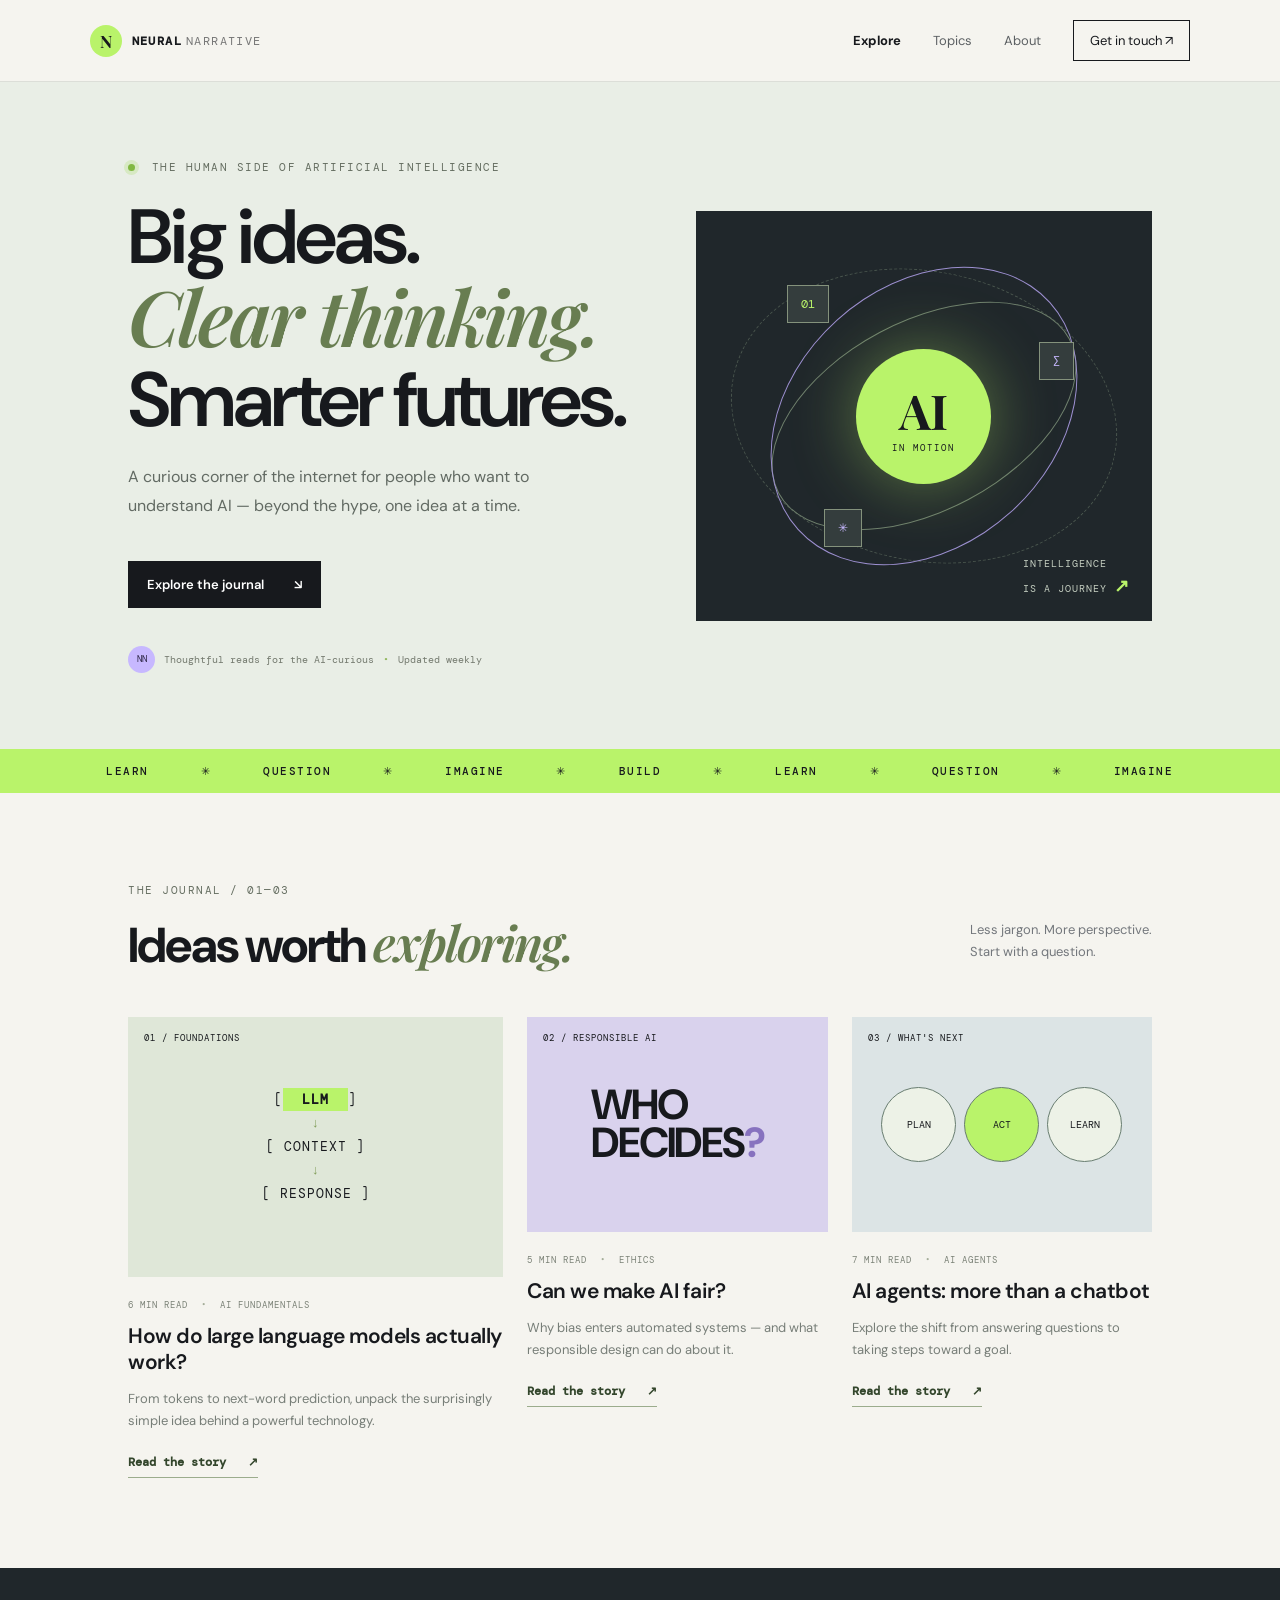
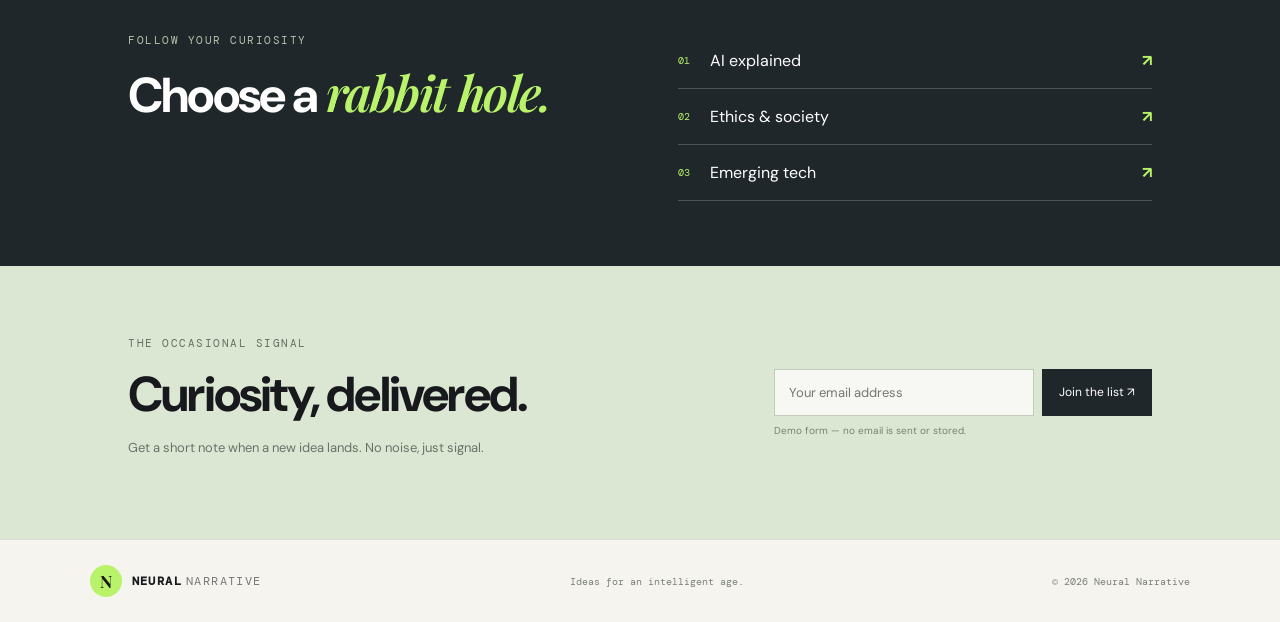
<file: index.html>
<!DOCTYPE html>
<html lang="en">
<head>
  <meta charset="UTF-8"><meta name="viewport" content="width=device-width, initial-scale=1.0">
  <meta name="description" content="Neural Narrative — clear, curious writing about artificial intelligence.">
  <title>Neural Narrative | Understand What's Next</title>
  <link rel="stylesheet" href="assets/css/style.css">
  <script defer src="assets/js/main.js"></script>
</head>
<body>
<header class="topbar">
  <a class="brand" href="index.html"><span class="brand-mark">N</span><span>NEURAL<span class="brand-light">NARRATIVE</span></span></a>
  <nav id="nav"><a class="active" href="index.html">Explore</a><a href="#topics">Topics</a><a href="about.html">About</a><a class="nav-cta" href="contact.html">Get in touch ↗</a></nav>
  <button class="menu" id="menu" aria-label="Toggle navigation">☰</button>
</header>
<main>
  <section class="hero">
    <div class="hero-copy">
      <div class="eyebrow"><span class="pulse"></span> THE HUMAN SIDE OF ARTIFICIAL INTELLIGENCE</div>
      <h1>Big ideas.<br><em>Clear thinking.</em><br>Smarter futures.</h1>
      <p class="hero-desc">A curious corner of the internet for people who want to understand AI — beyond the hype, one idea at a time.</p>
      <a class="primary-btn" href="#latest">Explore the journal <span>↘</span></a>
      <div class="hero-note"><span class="mini-avatar">NN</span><span>Thoughtful reads for the AI-curious</span><span class="note-dot">•</span><span>Updated weekly</span></div>
    </div>
    <div class="hero-art" aria-label="Abstract AI-inspired illustration">
      <div class="orbit orbit-one"></div><div class="orbit orbit-two"></div><div class="orbit orbit-three"></div>
      <div class="core"><span>AI</span><small>IN MOTION</small></div>
      <span class="node node-a">01</span><span class="node node-b">∑</span><span class="node node-c">✳</span>
      <div class="art-label">INTELLIGENCE<br>IS A JOURNEY <b>↗</b></div>
    </div>
  </section>
  <section class="ticker"><span>LEARN</span> ✳ <span>QUESTION</span> ✳ <span>IMAGINE</span> ✳ <span>BUILD</span> ✳ <span>LEARN</span> ✳ <span>QUESTION</span> ✳ <span>IMAGINE</span></section>
  <section class="section" id="latest">
    <div class="section-head"><div><div class="eyebrow">THE JOURNAL / 01—03</div><h2>Ideas worth <em>exploring.</em></h2></div><p>Less jargon. More perspective.<br>Start with a question.</p></div>
    <div class="feature-grid">
      <article class="feature feature-main"><div class="feature-visual visual-llm"><span class="visual-tag">01 / FOUNDATIONS</span><div class="stack">[<b> LLM </b>]<br><span>↓</span><br>[ CONTEXT ]<br><span>↓</span><br>[ RESPONSE ]</div></div><div class="article-meta">6 MIN READ <span>•</span> AI FUNDAMENTALS</div><h3>How do large language models actually work?</h3><p>From tokens to next-word prediction, unpack the surprisingly simple idea behind a powerful technology.</p><a class="read-link" href="articles/how-llms-work.html">Read the story <span>↗</span></a></article>
      <article class="feature"><div class="feature-visual visual-ethics"><span class="visual-tag">02 / RESPONSIBLE AI</span><div class="ethics-word">WHO<br>DECIDES<span>?</span></div></div><div class="article-meta">5 MIN READ <span>•</span> ETHICS</div><h3>Can we make AI fair?</h3><p>Why bias enters automated systems — and what responsible design can do about it.</p><a class="read-link" href="articles/fair-ai.html">Read the story <span>↗</span></a></article>
      <article class="feature"><div class="feature-visual visual-agents"><span class="visual-tag">03 / WHAT'S NEXT</span><div class="agent-circles"><i>PLAN</i><i>ACT</i><i>LEARN</i></div></div><div class="article-meta">7 MIN READ <span>•</span> AI AGENTS</div><h3>AI agents: more than a chatbot</h3><p>Explore the shift from answering questions to taking steps toward a goal.</p><a class="read-link" href="articles/ai-agents.html">Read the story <span>↗</span></a></article>
    </div>
  </section>
  <section class="topics" id="topics"><div><div class="eyebrow">FOLLOW YOUR CURIOSITY</div><h2>Choose a <em>rabbit hole.</em></h2></div><div class="topic-list"><a href="#latest"><span>01</span> AI explained <b>↗</b></a><a href="articles/fair-ai.html"><span>02</span> Ethics & society <b>↗</b></a><a href="articles/ai-agents.html"><span>03</span> Emerging tech <b>↗</b></a></div></section>
  <section class="newsletter"><div><div class="eyebrow">THE OCCASIONAL SIGNAL</div><h2>Curiosity, delivered.</h2><p>Get a short note when a new idea lands. No noise, just signal.</p></div><form id="newsletter"><input type="email" placeholder="Your email address" required><button type="submit">Join the list ↗</button><small id="newsletter-msg">Demo form — no email is sent or stored.</small></form></section>
</main>
<footer><a class="brand" href="index.html"><span class="brand-mark">N</span><span>NEURAL<span class="brand-light">NARRATIVE</span></span></a><span>Ideas for an intelligent age.</span><span>© 2026 Neural Narrative</span></footer>
</body></html>
</file>
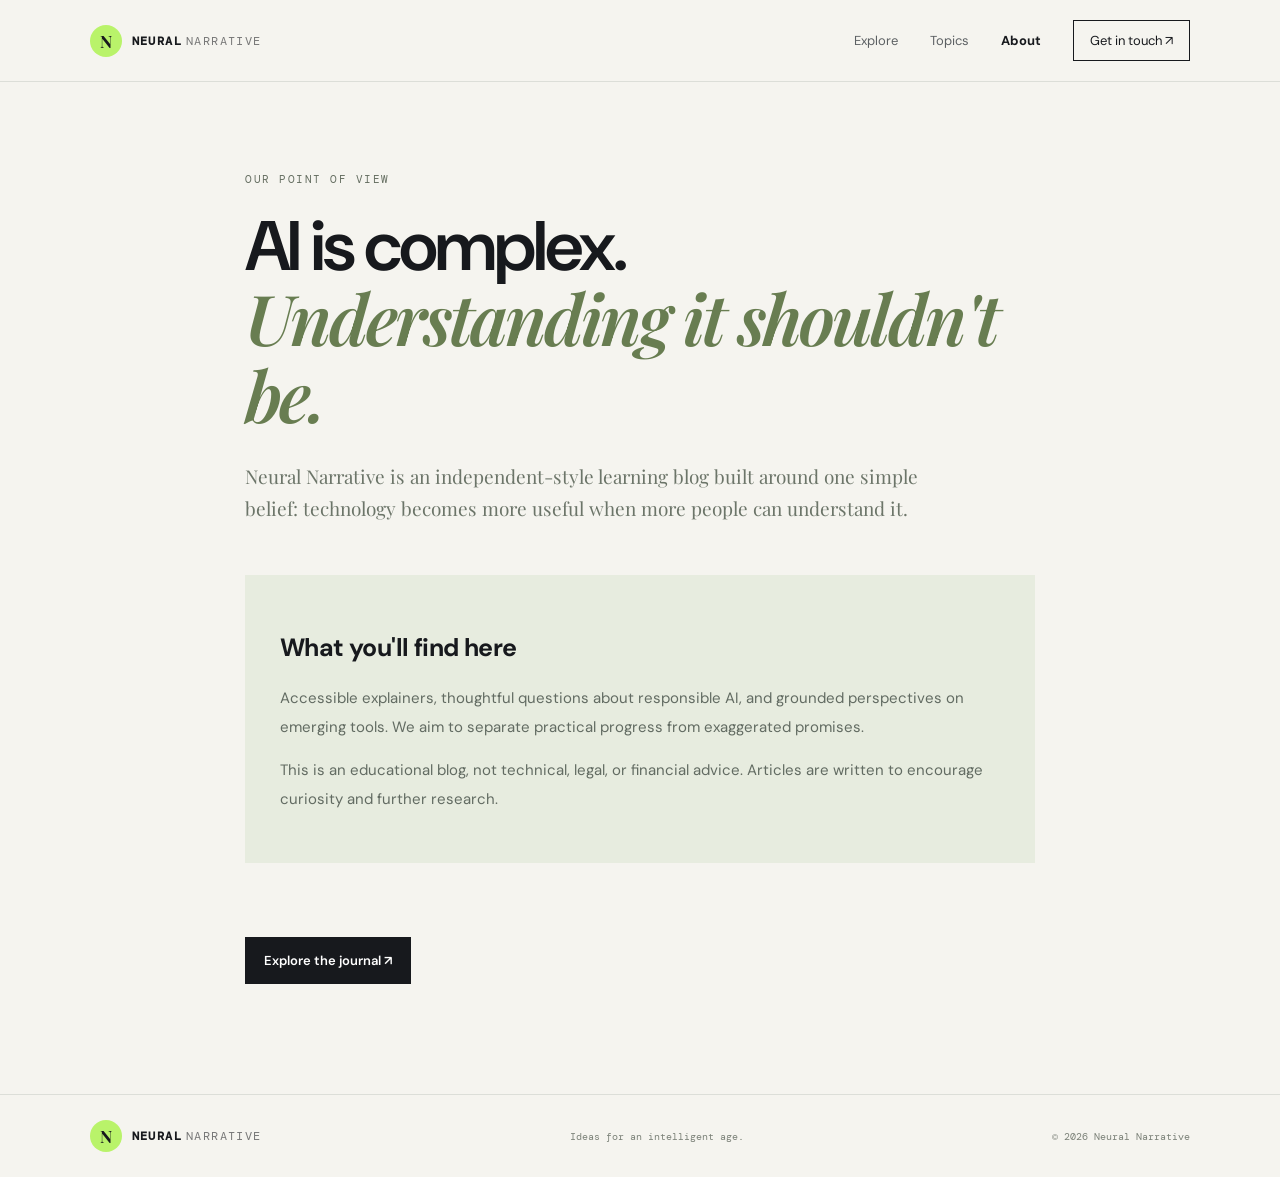
<file: about.html>
<!DOCTYPE html><html lang="en"><head><meta charset="UTF-8"><meta name="viewport" content="width=device-width,initial-scale=1"><title>About | Neural Narrative</title><link rel="stylesheet" href="assets/css/style.css"></head><body><header class="topbar"><a class="brand" href="index.html"><span class="brand-mark">N</span><span>NEURAL<span class="brand-light">NARRATIVE</span></span></a><nav><a href="index.html">Explore</a><a href="index.html#topics">Topics</a><a class="active" href="about.html">About</a><a class="nav-cta" href="contact.html">Get in touch ↗</a></nav></header><main class="plain-page"><div class="eyebrow">OUR POINT OF VIEW</div><h1>AI is complex.<br><em>Understanding it shouldn't be.</em></h1><p class="lead">Neural Narrative is an independent-style learning blog built around one simple belief: technology becomes more useful when more people can understand it.</p><div class="about-panel"><h2>What you'll find here</h2><p>Accessible explainers, thoughtful questions about responsible AI, and grounded perspectives on emerging tools. We aim to separate practical progress from exaggerated promises.</p><p>This is an educational blog, not technical, legal, or financial advice. Articles are written to encourage curiosity and further research.</p></div><a class="primary-btn" href="index.html#latest">Explore the journal ↗</a></main><footer><a class="brand" href="index.html"><span class="brand-mark">N</span><span>NEURAL<span class="brand-light">NARRATIVE</span></span></a><span>Ideas for an intelligent age.</span><span>© 2026 Neural Narrative</span></footer></body></html>
</file>
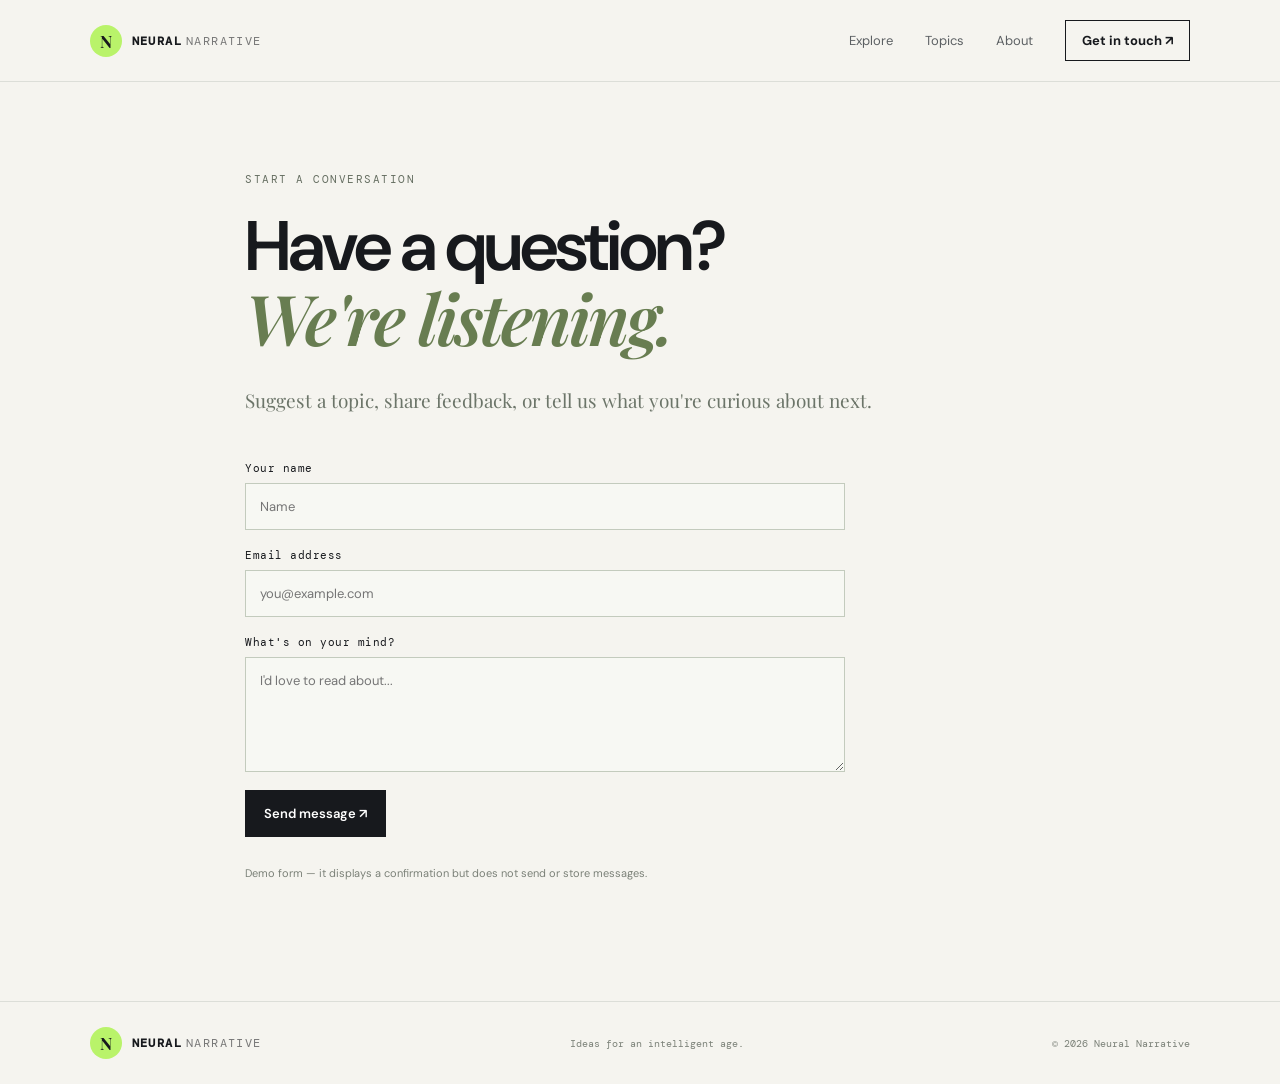
<file: contact.html>
<!DOCTYPE html><html lang="en"><head><meta charset="UTF-8"><meta name="viewport" content="width=device-width,initial-scale=1"><title>Contact | Neural Narrative</title><link rel="stylesheet" href="assets/css/style.css"><script defer src="assets/js/main.js"></script></head><body><header class="topbar"><a class="brand" href="index.html"><span class="brand-mark">N</span><span>NEURAL<span class="brand-light">NARRATIVE</span></span></a><nav><a href="index.html">Explore</a><a href="index.html#topics">Topics</a><a href="about.html">About</a><a class="nav-cta active" href="contact.html">Get in touch ↗</a></nav></header><main class="plain-page"><div class="eyebrow">START A CONVERSATION</div><h1>Have a question?<br><em>We're listening.</em></h1><p class="lead">Suggest a topic, share feedback, or tell us what you're curious about next.</p><form class="contact-form" id="contact-form"><label>Your name<input required placeholder="Name"></label><label>Email address<input type="email" required placeholder="you@example.com"></label><label>What's on your mind?<textarea rows="5" required placeholder="I'd love to read about..."></textarea></label><button class="primary-btn" type="submit">Send message ↗</button><p id="contact-msg" class="form-note">Demo form — it displays a confirmation but does not send or store messages.</p></form></main><footer><a class="brand" href="index.html"><span class="brand-mark">N</span><span>NEURAL<span class="brand-light">NARRATIVE</span></span></a><span>Ideas for an intelligent age.</span><span>© 2026 Neural Narrative</span></footer></body></html>
</file>
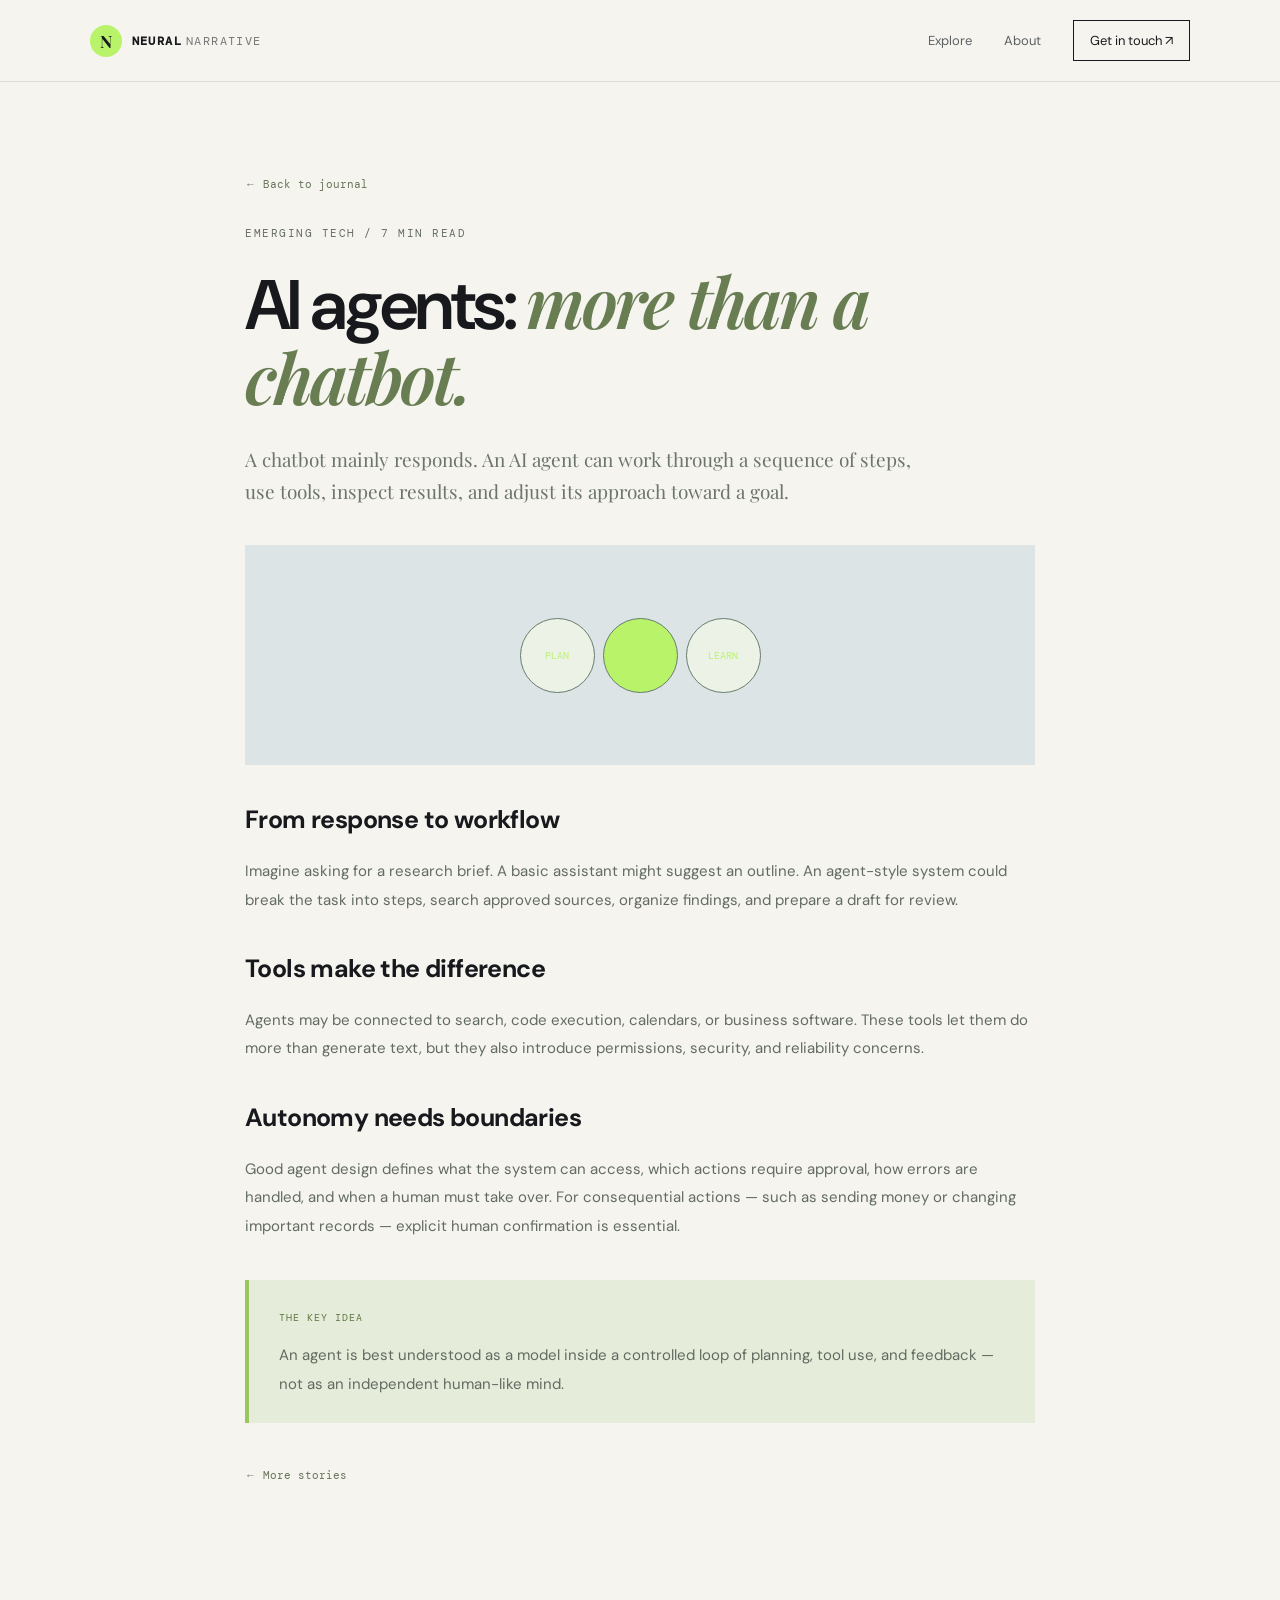
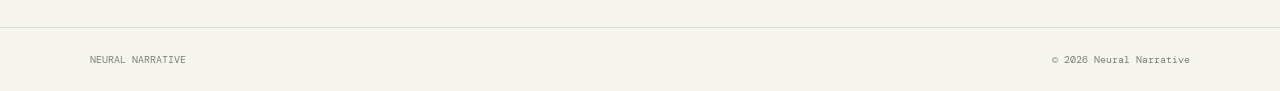
<file: articles/ai-agents.html>
<!DOCTYPE html><html lang="en"><head><meta charset="UTF-8"><meta name="viewport" content="width=device-width,initial-scale=1"><title>AI Agents | Neural Narrative</title><link rel="stylesheet" href="../assets/css/style.css"></head><body><header class="topbar"><a class="brand" href="../index.html"><span class="brand-mark">N</span><span>NEURAL<span class="brand-light">NARRATIVE</span></span></a><nav><a href="../index.html">Explore</a><a href="../about.html">About</a><a class="nav-cta" href="../contact.html">Get in touch ↗</a></nav></header><main class="article-page"><a class="back" href="../index.html">← Back to journal</a><div class="eyebrow">EMERGING TECH / 7 MIN READ</div><h1>AI agents: <em>more than a chatbot.</em></h1><p class="lead">A chatbot mainly responds. An AI agent can work through a sequence of steps, use tools, inspect results, and adjust its approach toward a goal.</p><div class="article-art agent-art"><div class="agent-circles"><i>PLAN</i><i>ACT</i><i>LEARN</i></div></div><h2>From response to workflow</h2><p>Imagine asking for a research brief. A basic assistant might suggest an outline. An agent-style system could break the task into steps, search approved sources, organize findings, and prepare a draft for review.</p><h2>Tools make the difference</h2><p>Agents may be connected to search, code execution, calendars, or business software. These tools let them do more than generate text, but they also introduce permissions, security, and reliability concerns.</p><h2>Autonomy needs boundaries</h2><p>Good agent design defines what the system can access, which actions require approval, how errors are handled, and when a human must take over. For consequential actions — such as sending money or changing important records — explicit human confirmation is essential.</p><div class="takeaway"><b>THE KEY IDEA</b><p>An agent is best understood as a model inside a controlled loop of planning, tool use, and feedback — not as an independent human-like mind.</p></div><a class="back" href="../index.html">← More stories</a></main><footer><span>NEURAL NARRATIVE</span><span>© 2026 Neural Narrative</span></footer></body></html>
</file>
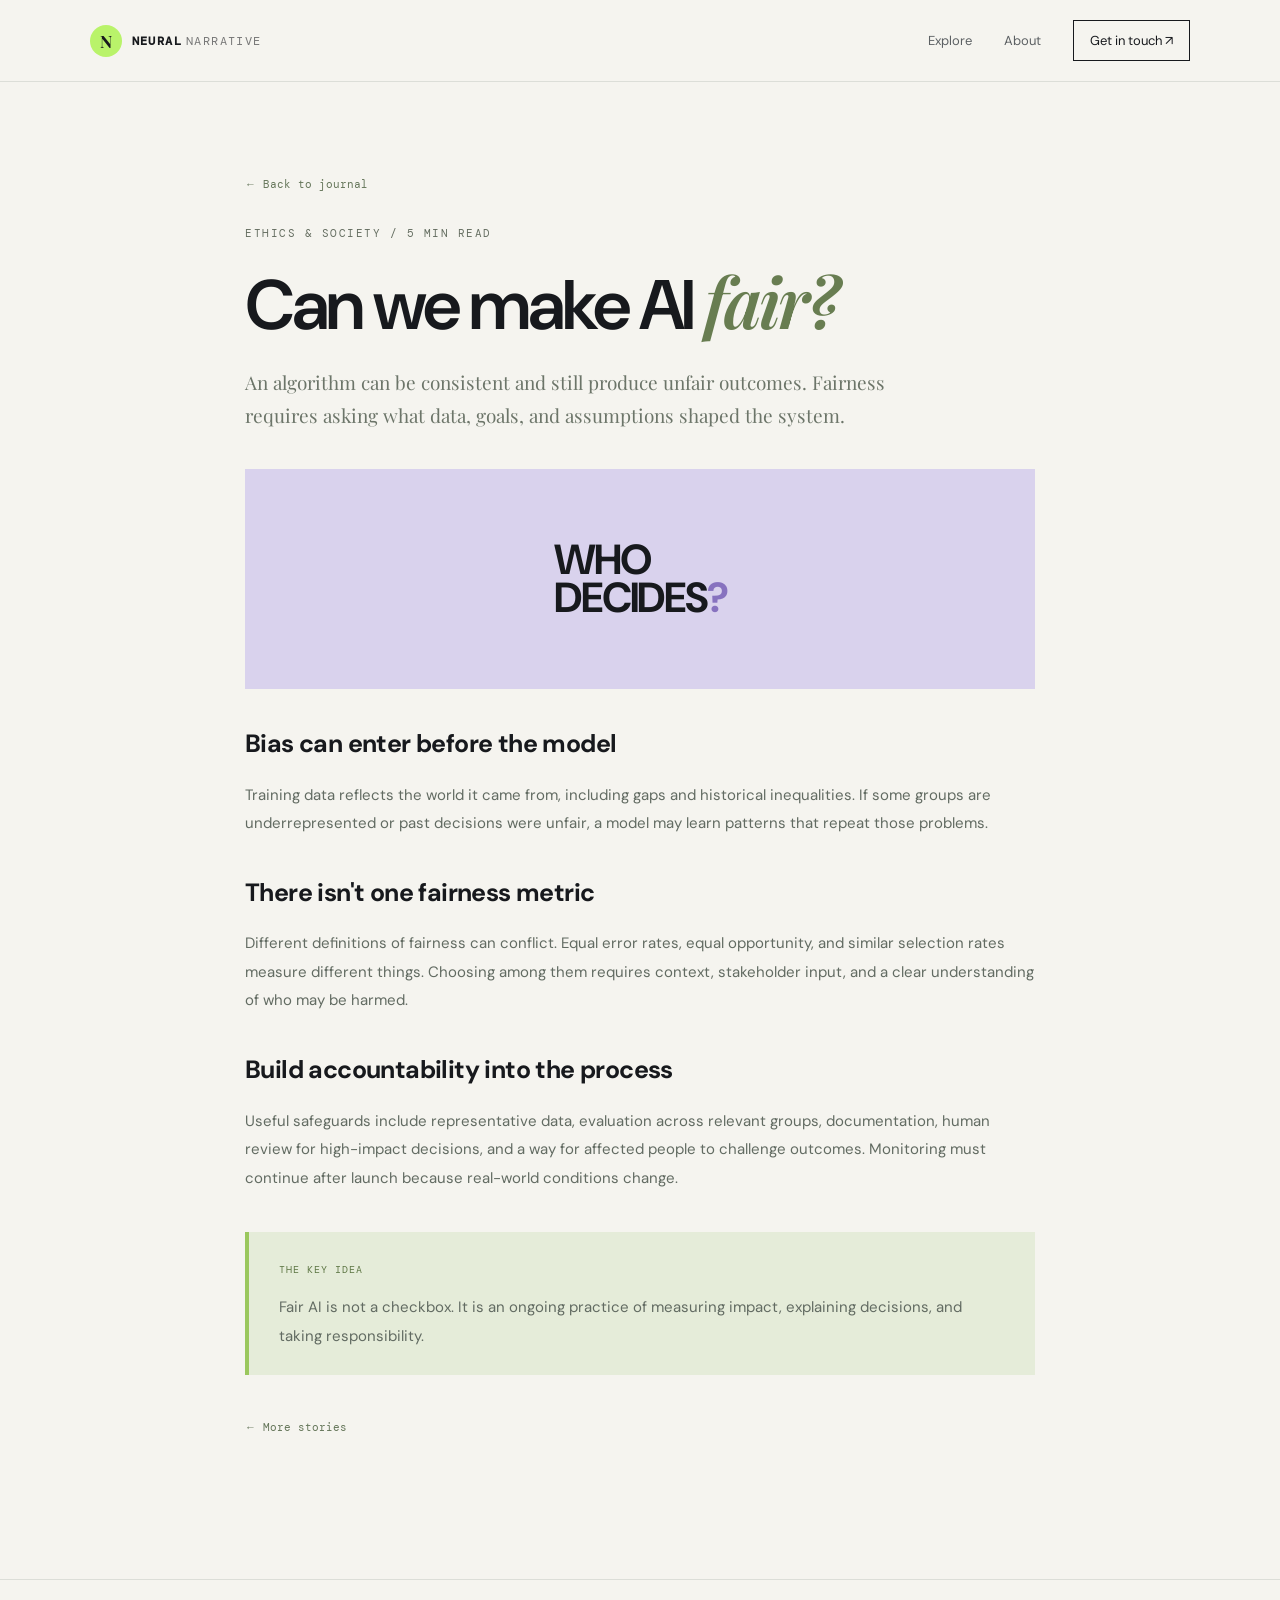
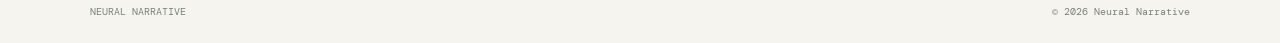
<file: articles/fair-ai.html>
<!DOCTYPE html><html lang="en"><head><meta charset="UTF-8"><meta name="viewport" content="width=device-width,initial-scale=1"><title>Can We Make AI Fair? | Neural Narrative</title><link rel="stylesheet" href="../assets/css/style.css"></head><body><header class="topbar"><a class="brand" href="../index.html"><span class="brand-mark">N</span><span>NEURAL<span class="brand-light">NARRATIVE</span></span></a><nav><a href="../index.html">Explore</a><a href="../about.html">About</a><a class="nav-cta" href="../contact.html">Get in touch ↗</a></nav></header><main class="article-page"><a class="back" href="../index.html">← Back to journal</a><div class="eyebrow">ETHICS & SOCIETY / 5 MIN READ</div><h1>Can we make AI <em>fair?</em></h1><p class="lead">An algorithm can be consistent and still produce unfair outcomes. Fairness requires asking what data, goals, and assumptions shaped the system.</p><div class="article-art ethics-art"><div class="ethics-word">WHO<br>DECIDES<span>?</span></div></div><h2>Bias can enter before the model</h2><p>Training data reflects the world it came from, including gaps and historical inequalities. If some groups are underrepresented or past decisions were unfair, a model may learn patterns that repeat those problems.</p><h2>There isn't one fairness metric</h2><p>Different definitions of fairness can conflict. Equal error rates, equal opportunity, and similar selection rates measure different things. Choosing among them requires context, stakeholder input, and a clear understanding of who may be harmed.</p><h2>Build accountability into the process</h2><p>Useful safeguards include representative data, evaluation across relevant groups, documentation, human review for high-impact decisions, and a way for affected people to challenge outcomes. Monitoring must continue after launch because real-world conditions change.</p><div class="takeaway"><b>THE KEY IDEA</b><p>Fair AI is not a checkbox. It is an ongoing practice of measuring impact, explaining decisions, and taking responsibility.</p></div><a class="back" href="../index.html">← More stories</a></main><footer><span>NEURAL NARRATIVE</span><span>© 2026 Neural Narrative</span></footer></body></html>
</file>
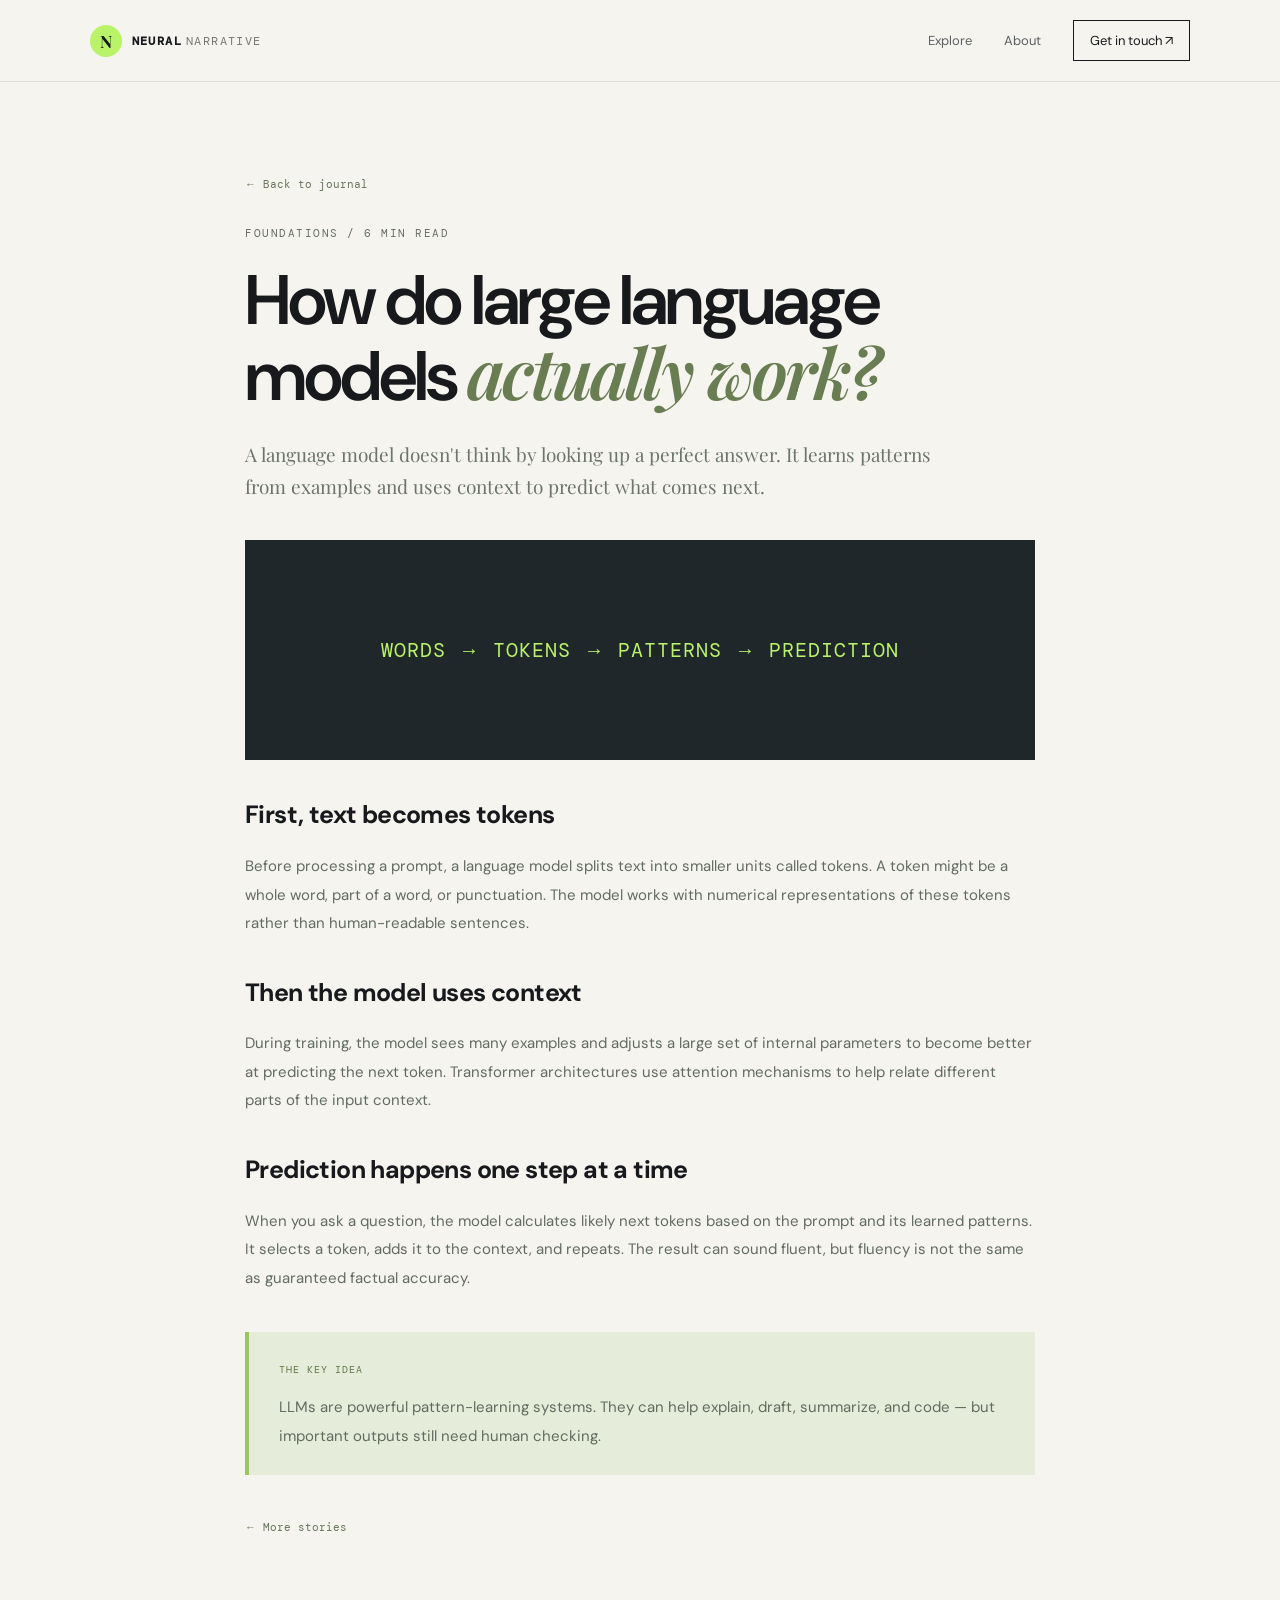
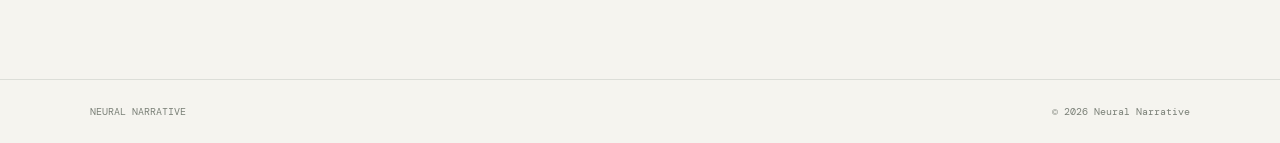
<file: articles/how-llms-work.html>
<!DOCTYPE html><html lang="en"><head><meta charset="UTF-8"><meta name="viewport" content="width=device-width,initial-scale=1"><title>How LLMs Work | Neural Narrative</title><link rel="stylesheet" href="../assets/css/style.css"></head><body><header class="topbar"><a class="brand" href="../index.html"><span class="brand-mark">N</span><span>NEURAL<span class="brand-light">NARRATIVE</span></span></a><nav><a href="../index.html">Explore</a><a href="../about.html">About</a><a class="nav-cta" href="../contact.html">Get in touch ↗</a></nav></header><main class="article-page"><a class="back" href="../index.html">← Back to journal</a><div class="eyebrow">FOUNDATIONS / 6 MIN READ</div><h1>How do large language models <em>actually work?</em></h1><p class="lead">A language model doesn't think by looking up a perfect answer. It learns patterns from examples and uses context to predict what comes next.</p><div class="article-art"><div class="stack">WORDS → TOKENS → PATTERNS → PREDICTION</div></div><h2>First, text becomes tokens</h2><p>Before processing a prompt, a language model splits text into smaller units called tokens. A token might be a whole word, part of a word, or punctuation. The model works with numerical representations of these tokens rather than human-readable sentences.</p><h2>Then the model uses context</h2><p>During training, the model sees many examples and adjusts a large set of internal parameters to become better at predicting the next token. Transformer architectures use attention mechanisms to help relate different parts of the input context.</p><h2>Prediction happens one step at a time</h2><p>When you ask a question, the model calculates likely next tokens based on the prompt and its learned patterns. It selects a token, adds it to the context, and repeats. The result can sound fluent, but fluency is not the same as guaranteed factual accuracy.</p><div class="takeaway"><b>THE KEY IDEA</b><p>LLMs are powerful pattern-learning systems. They can help explain, draft, summarize, and code — but important outputs still need human checking.</p></div><a class="back" href="../index.html">← More stories</a></main><footer><span>NEURAL NARRATIVE</span><span>© 2026 Neural Narrative</span></footer></body></html>
</file>
<file: assets/css/style.css>
@import url('https://fonts.googleapis.com/css2?family=DM+Mono:wght@400;500&family=DM+Sans:wght@400;500;600;700&family=Playfair+Display:ital,wght@0,600;0,700;1,600;1,700&display=swap');
:root{--bg:#f5f4ef;--ink:#17191d;--muted:#73777c;--line:#dcded8;--green:#b9f36a;--dark:#171c20;--purple:#c7b8ff}*{box-sizing:border-box}html{scroll-behavior:smooth}body{margin:0;background:var(--bg);color:var(--ink);font-family:'DM Sans',sans-serif}.topbar{height:82px;padding:0 7vw;display:flex;align-items:center;justify-content:space-between;border-bottom:1px solid var(--line)}.brand{display:flex;align-items:center;gap:10px;text-decoration:none;color:var(--ink);font:700 12px 'DM Mono',monospace;letter-spacing:1.4px}.brand-mark{display:grid;place-items:center;width:32px;height:32px;border-radius:50%;background:var(--green);font:700 17px 'Playfair Display';letter-spacing:0}.brand-light{font-weight:400;color:#777;margin-left:4px}.topbar nav{display:flex;align-items:center;gap:32px}.topbar nav a{font-size:13px;text-decoration:none;color:#5c6063}.topbar nav a.active{color:var(--ink);font-weight:700}.topbar nav .nav-cta{border:1px solid var(--ink);padding:11px 16px;color:var(--ink)}.menu{display:none;background:none;border:0;font-size:23px}.hero{padding:78px 10vw 76px;display:grid;grid-template-columns:1.05fr .95fr;align-items:center;gap:5vw;background:#e9eee6}.eyebrow{font:11px 'DM Mono',monospace;letter-spacing:1.5px;color:#656e61}.pulse{display:inline-block;width:7px;height:7px;border-radius:50%;background:#81b842;margin-right:8px;box-shadow:0 0 0 4px #d7e9c3}.hero h1,.plain-page h1,.article-page h1{font-size:clamp(48px,6vw,82px);line-height:1.02;letter-spacing:-3px;margin:24px 0;font-weight:600}.hero h1 em,.section h2 em,.topics h2 em,.plain-page h1 em,.article-page h1 em{font-family:'Playfair Display',serif;font-weight:600;color:#687d51}.hero-desc{max-width:440px;color:#626a63;font-size:16px;line-height:1.8}.primary-btn{display:inline-flex;gap:30px;align-items:center;margin-top:24px;padding:15px 19px;background:var(--ink);color:white;text-decoration:none;border:0;font:600 13px 'DM Sans';cursor:pointer}.hero-note{display:flex;align-items:center;gap:9px;margin-top:38px;color:#73796e;font:10px 'DM Mono'}.mini-avatar{width:27px;height:27px;border-radius:50%;display:grid;place-items:center;background:var(--purple);color:#2c2545;font-size:9px}.note-dot{color:#91b85d}.hero-art{height:410px;position:relative;display:grid;place-items:center;background:#20272b;overflow:hidden}.orbit{position:absolute;border:1px solid #6f806d;border-radius:50%;transform:rotate(-28deg)}.orbit-one{width:330px;height:190px}.orbit-two{width:260px;height:340px;transform:rotate(48deg);border-color:#9c8fd0}.orbit-three{width:390px;height:290px;transform:rotate(12deg);border-style:dashed;opacity:.5}.core{width:135px;height:135px;border-radius:50%;background:var(--green);display:flex;flex-direction:column;justify-content:center;align-items:center;box-shadow:0 0 65px #b9f36a66;z-index:1}.core span{font:700 48px 'Playfair Display'}.core small{font:9px 'DM Mono';letter-spacing:2px}.node{position:absolute;z-index:2;background:#343d3d;color:var(--green);border:1px solid #84927c;padding:10px 13px;font:12px 'DM Mono'}.node-a{top:18%;left:20%}.node-b{right:17%;top:32%;color:var(--purple)}.node-c{bottom:18%;left:28%;color:var(--purple)}.art-label{position:absolute;right:22px;bottom:20px;color:#c5cfc1;font:10px/1.6 'DM Mono';letter-spacing:1px}.art-label b{color:var(--green);font-size:18px}.ticker{background:var(--green);padding:15px 7vw;display:flex;justify-content:space-around;gap:18px;font:11px 'DM Mono';letter-spacing:1.5px}.ticker span{font-weight:500}.section{padding:90px 10vw}.section-head{display:flex;justify-content:space-between;align-items:end;margin-bottom:40px}.section h2,.topics h2,.newsletter h2{font-size:clamp(34px,4vw,49px);letter-spacing:-1.8px;margin:12px 0 0}.section-head>p{font-size:13px;line-height:1.7;color:var(--muted)}.feature-grid{display:grid;grid-template-columns:1.25fr 1fr 1fr;gap:24px}.feature{min-width:0}.feature-visual{height:215px;position:relative;display:grid;place-items:center;overflow:hidden}.feature-main .feature-visual{height:260px}.visual-tag{position:absolute;top:15px;left:16px;font:9px 'DM Mono';letter-spacing:1px}.visual-llm{background:#dfe7d8}.stack{text-align:center;font:13px/1.8 'DM Mono';letter-spacing:1px}.stack b{background:var(--green);padding:3px 10px}.stack span{color:#829e5b}.visual-ethics{background:#d9d2ed}.ethics-word{font:700 42px/.9 'DM Sans';letter-spacing:-2px}.ethics-word span{color:#8772bf}.visual-agents{background:#dce4e5}.agent-circles{display:flex;align-items:center;gap:8px}.agent-circles i{font:10px 'DM Mono';font-style:normal;border:1px solid #687d70;border-radius:50%;width:75px;height:75px;display:grid;place-items:center;background:#edf2e7}.agent-circles i:nth-child(2){background:var(--green)}.article-meta{font:9px 'DM Mono';letter-spacing:1px;color:#7b8277;margin-top:22px}.article-meta span{padding:0 7px;color:#a4ad99}.feature h3{font:600 21px/1.25 'DM Sans';letter-spacing:-.5px;margin:12px 0}.feature p{font-size:13px;line-height:1.7;color:#777e78}.read-link{display:inline-flex;gap:22px;margin-top:9px;text-decoration:none;color:#33462c;font:600 12px 'DM Mono';border-bottom:1px solid #9bac8c;padding-bottom:7px}.topics{padding:65px 10vw;background:#20272b;color:white;display:grid;grid-template-columns:1fr 1fr;gap:6vw}.topics .eyebrow{color:#b5c4ae}.topics h2 em{color:var(--green)}.topic-list a{display:flex;gap:20px;align-items:center;padding:17px 0;border-bottom:1px solid #4c5553;text-decoration:none;color:white;font-size:16px}.topic-list a span{font:10px 'DM Mono';color:var(--green)}.topic-list a b{margin-left:auto;color:var(--green)}.newsletter{padding:70px 10vw;display:flex;justify-content:space-between;align-items:center;gap:40px;background:#dce7d3}.newsletter p{color:#697267;font-size:13px}.newsletter form{display:grid;grid-template-columns:minmax(180px,260px) auto;gap:8px}.newsletter input,.contact-form input,.contact-form textarea{padding:14px;border:1px solid #c3cbbd;background:#f7f8f3;font:13px 'DM Sans';min-width:0}.newsletter button{border:0;background:#20272b;color:white;padding:0 17px;font:12px 'DM Sans';cursor:pointer}.newsletter small{grid-column:1/-1;color:#778071;font-size:10px}footer{padding:25px 7vw;display:flex;justify-content:space-between;align-items:center;border-top:1px solid var(--line);color:#7b8178;font:10px 'DM Mono'}footer .brand{color:var(--ink)}.plain-page,.article-page{max-width:850px;margin:auto;padding:90px 30px 110px}.plain-page h1,.article-page h1{font-size:clamp(43px,6vw,70px);margin:25px 0}.lead{font:19px/1.7 'Playfair Display';color:#6c7569;max-width:700px}.about-panel{margin:50px 0;padding:35px;background:#e7ecdf}.about-panel h2,.article-page h2{font-size:25px;letter-spacing:-.6px}.about-panel p,.article-page p:not(.lead){color:#626b62;line-height:1.9;font-size:15px}.contact-form{margin-top:45px;display:grid;gap:18px;max-width:600px}.contact-form label{display:grid;gap:8px;font:11px 'DM Mono';letter-spacing:.5px}.contact-form textarea{resize:vertical}.contact-form .primary-btn{justify-self:start;margin-top:0}.form-note{font-size:11px;color:#7b8178}.article-page .back{display:inline-block;text-decoration:none;color:#65765a;font:11px 'DM Mono';margin-bottom:35px}.article-page h1{max-width:760px}.article-art{height:220px;background:#20272b;margin:38px 0;display:grid;place-items:center;color:var(--green)}.article-art .stack{font-size:clamp(12px,2vw,20px)}.ethics-art{background:#d9d2ed;color:#17191d}.agent-art{background:#dce4e5}.takeaway{margin:40px 0;padding:25px 30px;background:#e5ecd9;border-left:4px solid #9ac75d}.takeaway b{font:10px 'DM Mono';letter-spacing:1px;color:#5e7745}.takeaway p{margin-bottom:0}.article-page h2{margin-top:38px}@media(max-width:800px){.topbar{padding:0 5vw}.topbar nav{display:none;position:absolute;top:82px;left:0;right:0;background:var(--bg);padding:20px 6vw;z-index:5;flex-direction:column;align-items:flex-start}.topbar nav.open{display:flex}.menu{display:block}.hero{padding:55px 7vw;grid-template-columns:1fr}.hero-art{height:330px}.section{padding:65px 7vw}.feature-grid{grid-template-columns:1fr 1fr}.feature-main{grid-column:1/-1}.topics{padding:55px 7vw;grid-template-columns:1fr}.newsletter{padding:55px 7vw;display:block}.newsletter form{margin-top:25px}.ticker{overflow:hidden;white-space:nowrap}.section-head{display:block}.section-head>p{margin-top:15px}}@media(max-width:520px){.feature-grid{grid-template-columns:1fr}.feature-main{grid-column:auto}.feature-main .feature-visual{height:220px}.newsletter form{grid-template-columns:1fr}.newsletter button{padding:14px}.newsletter small{grid-column:auto}footer{gap:14px;flex-wrap:wrap}.hero h1{letter-spacing:-2px}.hero-art{height:290px}}
</file>
